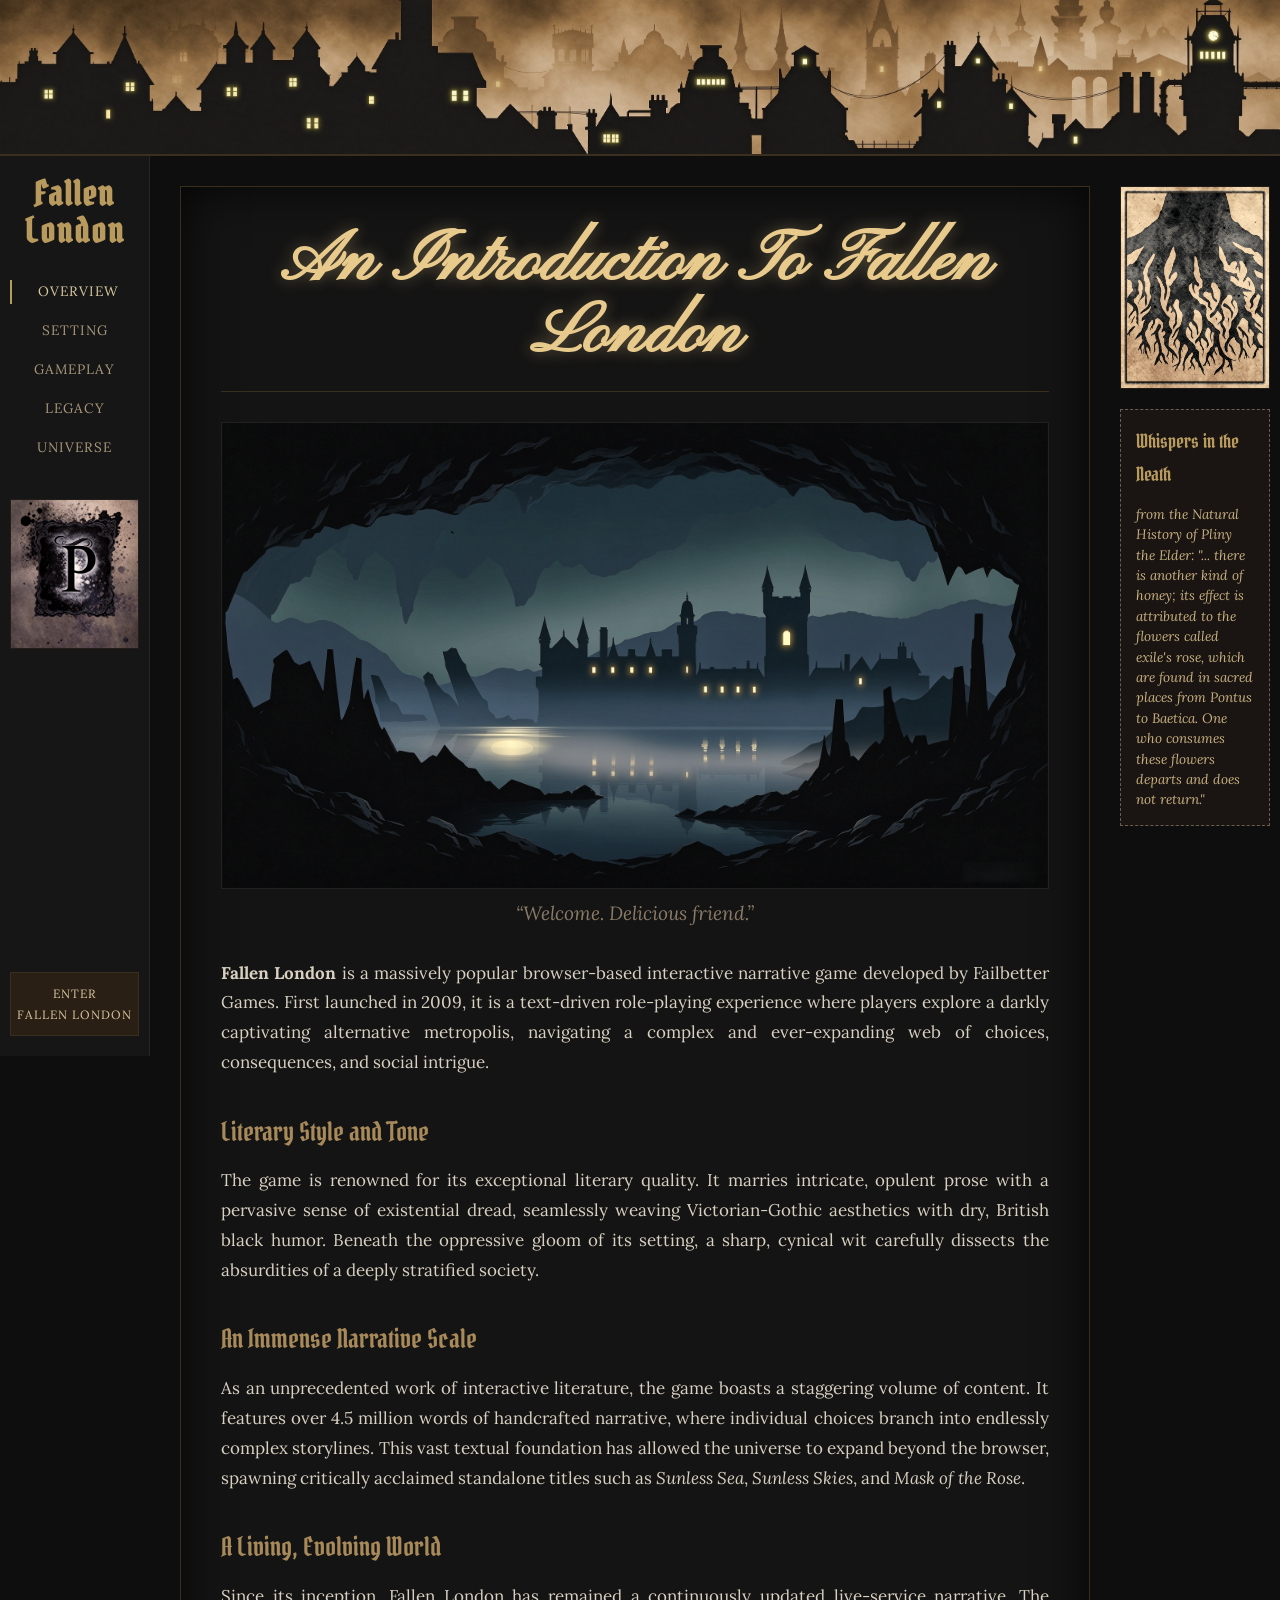
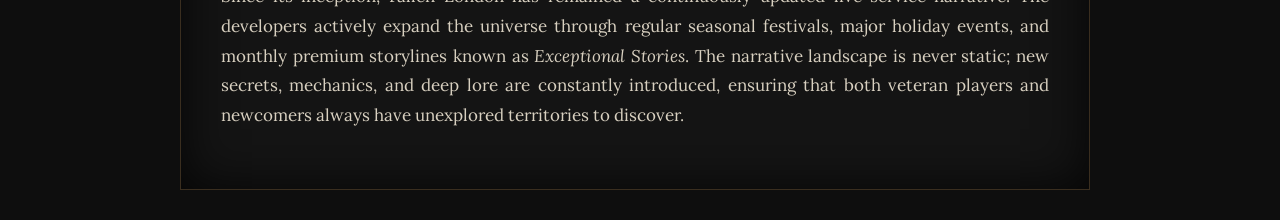
<file: index.html>
<!DOCTYPE html>
<html lang="en">
<head>
    <meta charset="UTF-8">
    <meta name="viewport" content="width=device-width, initial-scale=1.0">
    <title>Fallen London · A Victorian-Gothic Underworld</title>
    <link rel="preconnect" href="https://fonts.googleapis.com">
    <link rel="preconnect" href="https://fonts.gstatic.com" crossorigin>
    <link href="https://fonts.googleapis.com/css2?family=Lora:ital,wght@0,400;0,600;1,400&family=Pirata+One&family=Pinyon+Script&family=Cinzel+Decorative:wght@700&display=swap" rel="stylesheet">
    <link rel="stylesheet" href="style.css">
</head>
<body>

    <div class="top-banner">
        <img src="image/banner.jpg" alt="Fallen London Banner">
    </div>

    <div class="app-container">
        
        <aside class="left-sidebar">
            <h1 class="site-title">Fallen<br>London</h1>
            
            <nav class="main-nav">
                <a href="index.html" class="active">Overview</a>
                <a href="web/setting.html">Setting</a>
                <a href="web/gameplay.html">Gameplay</a>
                <a href="web/legacy.html">Legacy</a>
                <a href="web/locations.html">Universe</a>
            </nav>

            <div id="random-img-left-box"></div>

            <a class="external-link" href="https://www.fallenlondon.com/" target="_blank" rel="noopener">Enter<br>Fallen London</a>
        </aside>

        <main class="main-article">
            <h2 class="fancy-title">An Introduction To Fallen London</h2>
            
            <figure class="hero-figure">
                <img src="image/fallen-london-cover.jpg">
                <figcaption>“Welcome. Delicious friend.”</figcaption>
            </figure>

            <div id="intro-content">Loading text...</div>
        </main>

        <aside class="right-sidebar">
            <div id="random-img-right-box"></div>

            <div class="random-snippet-box">
                <h3>Whispers in the Neath</h3>
                <p id="snippet-text">Loading rumours...</p>
            </div>
        </aside>

    </div>

    <script src="script.js"></script>
</body>
</html>
</file>
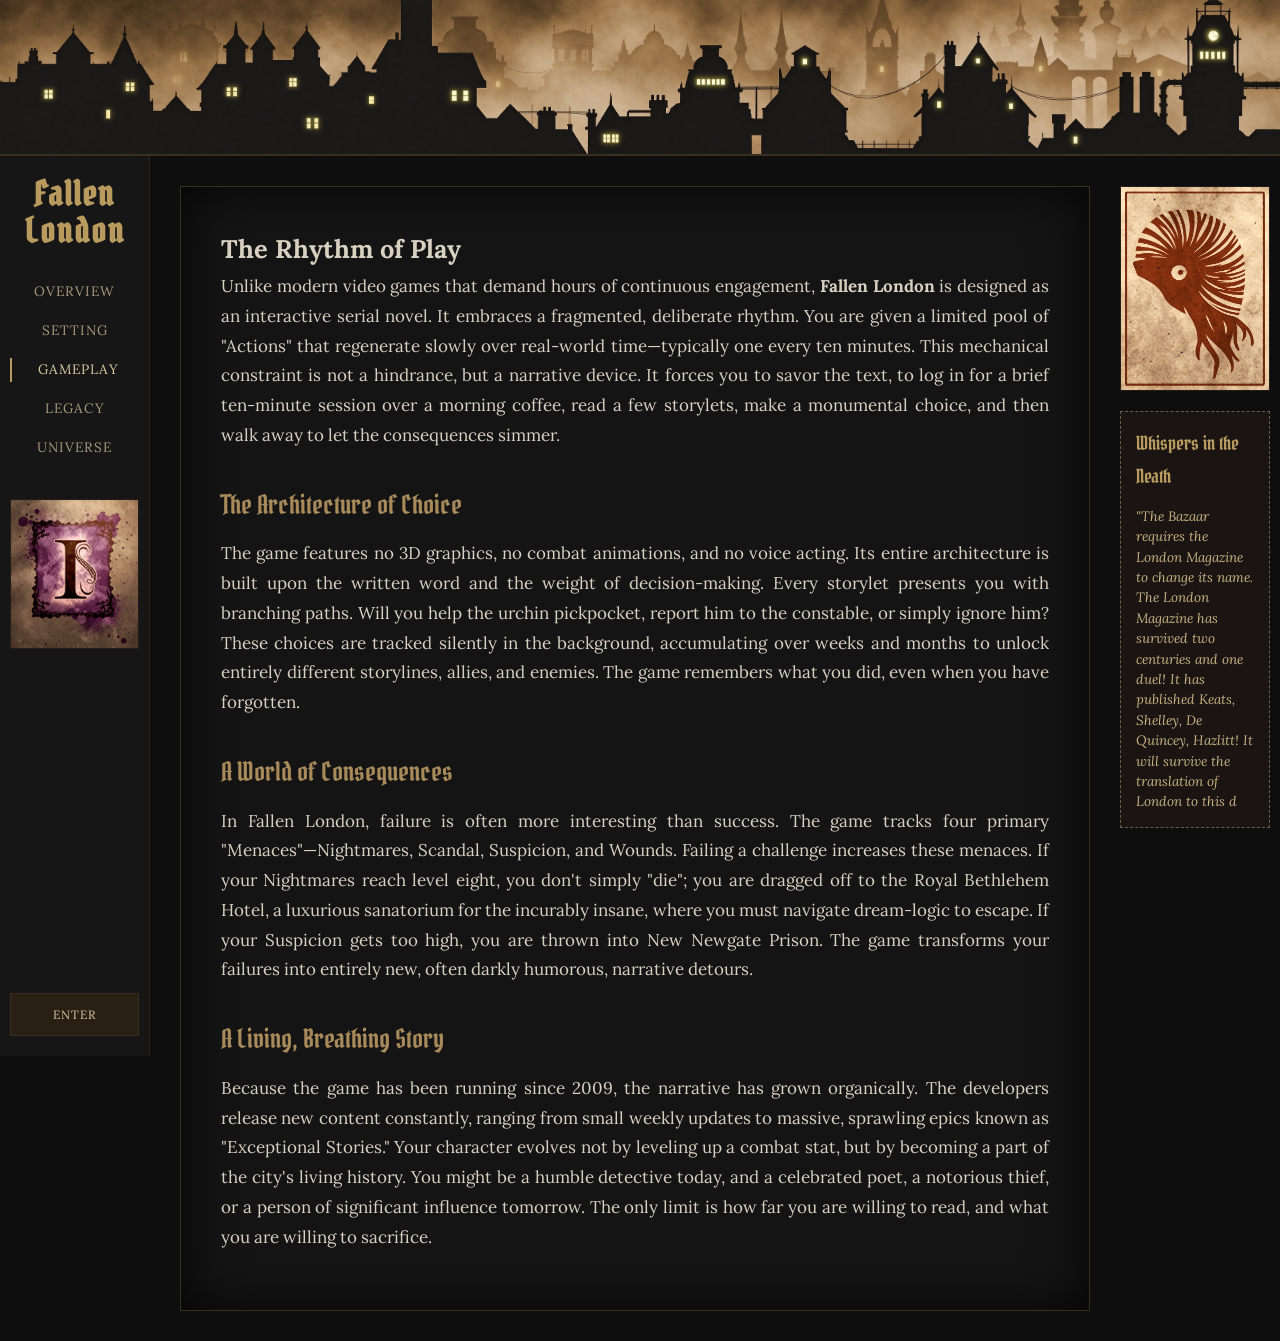
<file: web/gameplay.html>
<!DOCTYPE html>
<html lang="en">
<head>
    <meta charset="UTF-8">
    <meta name="viewport" content="width=device-width, initial-scale=1.0">
    <title>Gameplay · Fallen London</title>
    <link rel="preconnect" href="https://fonts.googleapis.com">
    <link rel="preconnect" href="https://fonts.gstatic.com" crossorigin>
    <link href="https://fonts.googleapis.com/css2?family=Lora:ital,wght@0,400;0,600;1,400&family=Pirata+One&family=Pinyon+Script&family=Cinzel+Decorative:wght@700&display=swap" rel="stylesheet">
    <link rel="stylesheet" href="../style.css">
</head>
<body id="page-gameplay">

    <div class="top-banner">
        <img src="../image/banner.jpg" alt="Fallen London Banner">
    </div>

    <div class="app-container">
        
        <aside class="left-sidebar">
            <h1 class="site-title">Fallen<br>London</h1>
            
            <nav class="main-nav">
                <a href="../index.html">Overview</a>
                <a href="setting.html">Setting</a>
                <a href="gameplay.html" class="active">Gameplay</a>
                <a href="legacy.html">Legacy</a>
                <a href="universe.html">Universe</a>
            </nav>

            <div id="random-img-left-box"></div>

            <a class="external-link" href="https://www.fallenlondon.com/" target="_blank" rel="noopener">Enter</a>
        </aside>

        <main class="main-article">
            <div id="intro-content">Loading text...</div>
        </main>

        <aside class="right-sidebar">
            <div id="random-img-right-box"></div>

            <div class="random-snippet-box">
                <h3>Whispers in the Neath</h3>
                <p id="snippet-text">Loading rumours...</p>
            </div>
        </aside>

    </div>

    <script src="script.js"></script>
</body>
</html>
</file>
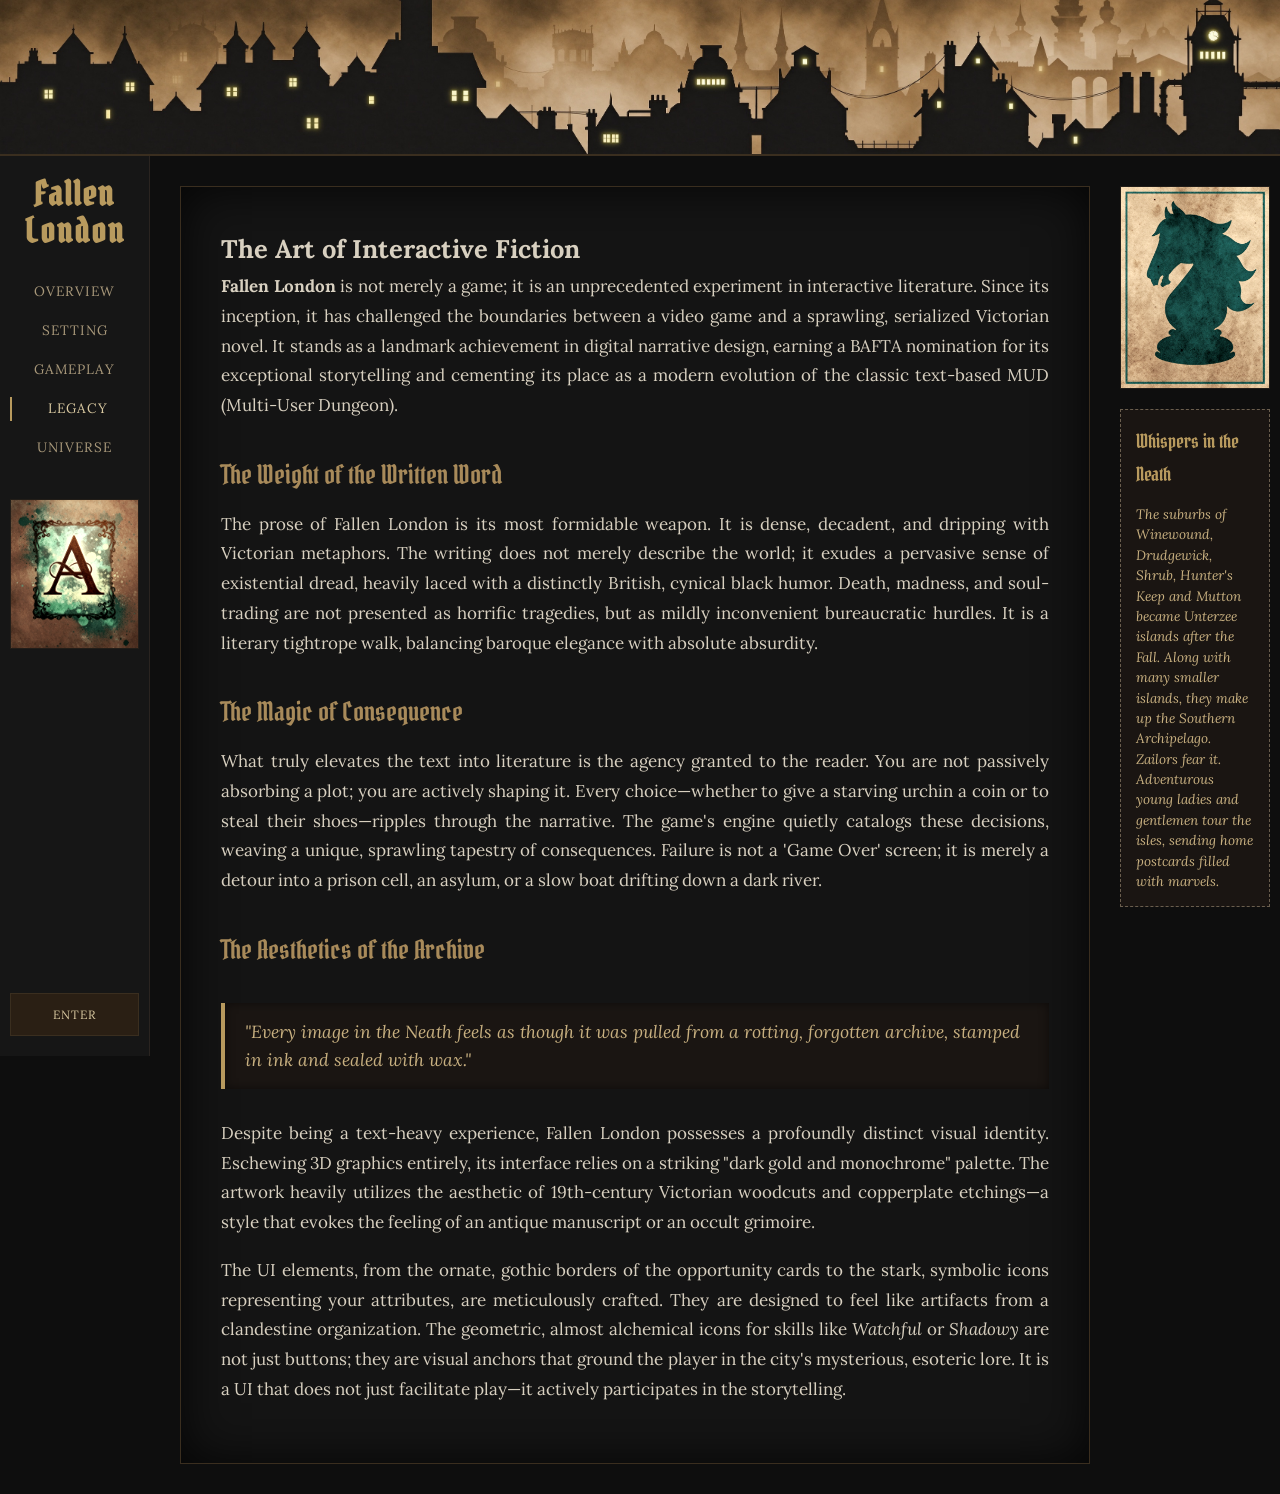
<file: web/legacy.html>
<!DOCTYPE html>
<html lang="en">
<head>
    <meta charset="UTF-8">
    <meta name="viewport" content="width=device-width, initial-scale=1.0">
    <title>Literature & Legacy · Fallen London</title>
    <link rel="preconnect" href="https://fonts.googleapis.com">
    <link rel="preconnect" href="https://fonts.gstatic.com" crossorigin>
    <link href="https://fonts.googleapis.com/css2?family=Lora:ital,wght@0,400;0,600;1,400&family=Pirata+One&family=Pinyon+Script&family=Cinzel+Decorative:wght@700&display=swap" rel="stylesheet">
    <link rel="stylesheet" href="../style.css">
</head>
<body id="page-legacy">

    <div class="top-banner">
        <img src="../image/banner.jpg" alt="Fallen London Banner">
    </div>

    <div class="app-container">
        
        <aside class="left-sidebar">
            <h1 class="site-title">Fallen<br>London</h1>
            
            <nav class="main-nav">
                <a href="../index.html">Overview</a>
                <a href="setting.html">Setting</a>
                <a href="gameplay.html">Gameplay</a>
                <a href="legacy.html" class="active">Legacy</a>
                <a href="universe.html">Universe</a>
            </nav>

            <div id="random-img-left-box"></div>

            <a class="external-link" href="https://www.fallenlondon.com/" target="_blank" rel="noopener">Enter</a>
        </aside>

        <main class="main-article">
            <div id="intro-content">Loading text...</div>
        </main>

        <aside class="right-sidebar">
            <div id="random-img-right-box"></div>

            <div class="random-snippet-box">
                <h3>Whispers in the Neath</h3>
                <p id="snippet-text">Loading rumours...</p>
            </div>
        </aside>

    </div>

    <script src="script.js"></script>
</body>
</html>
</file>
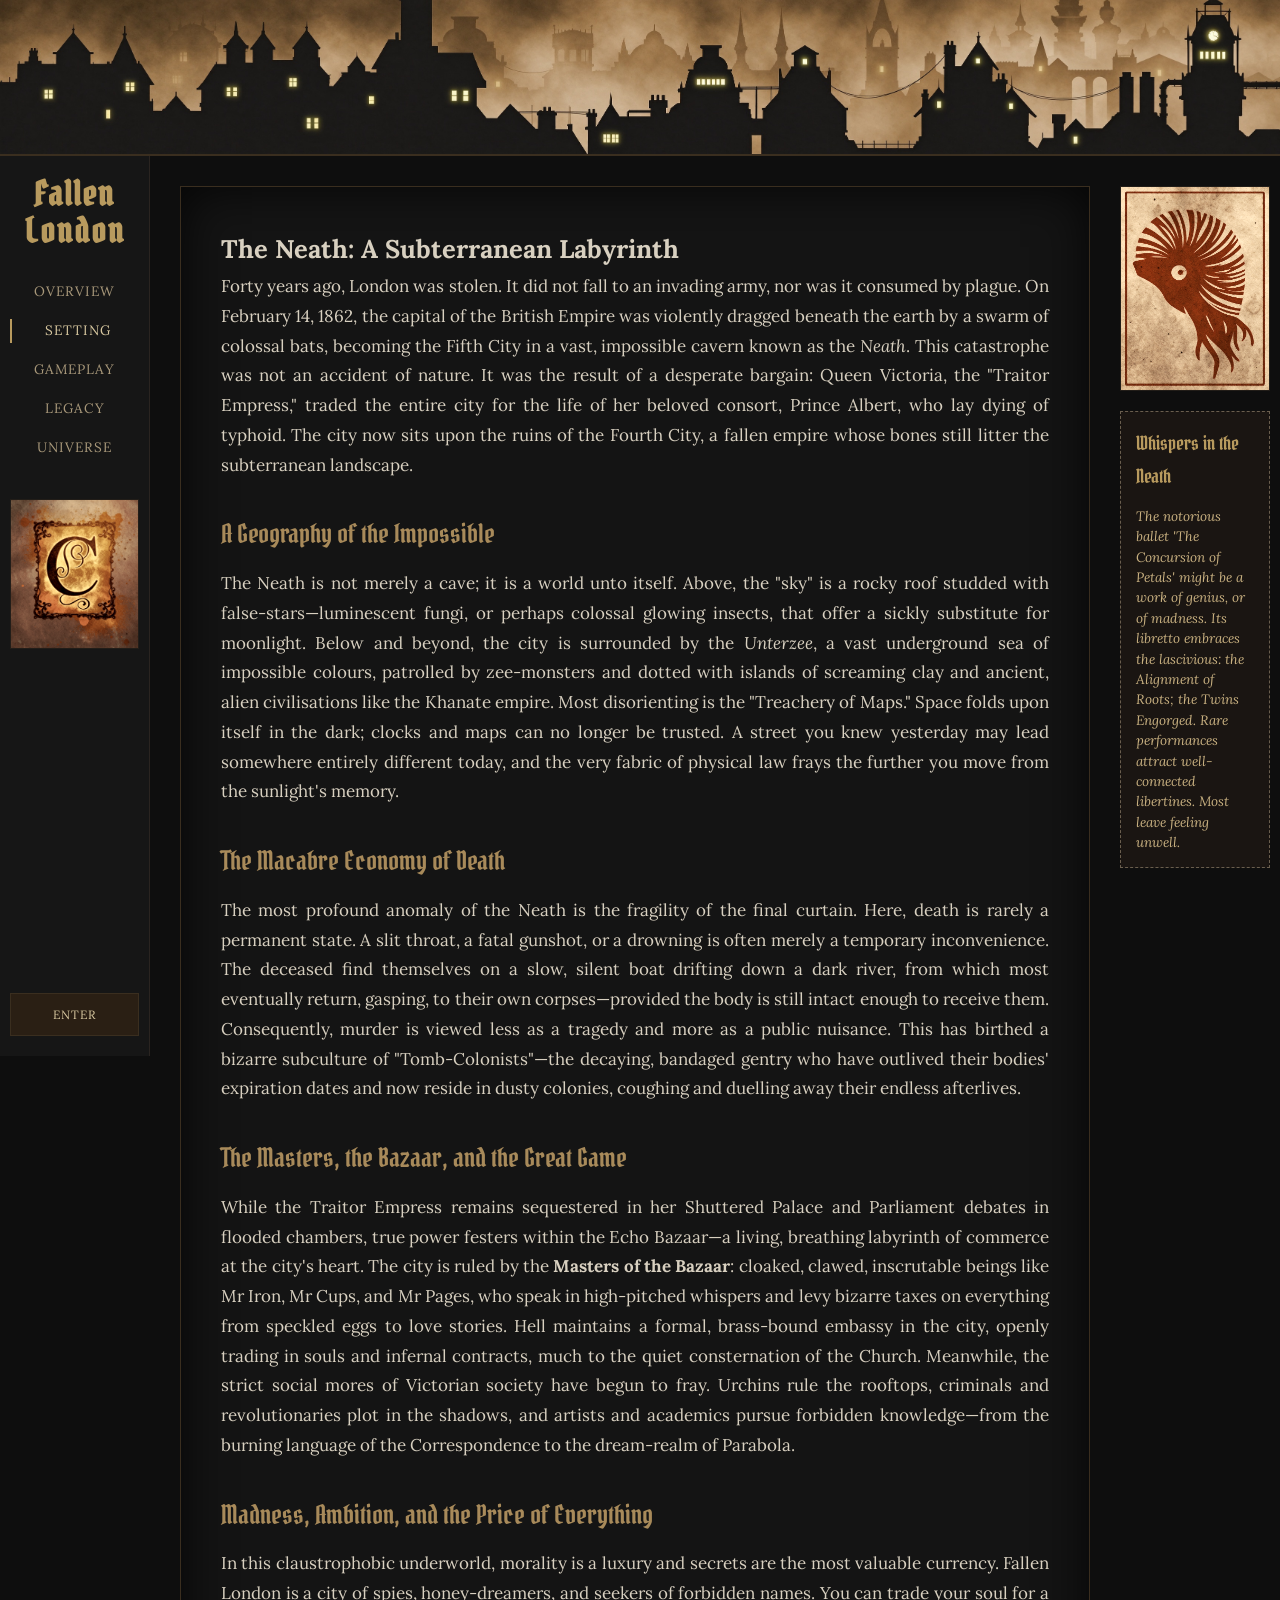
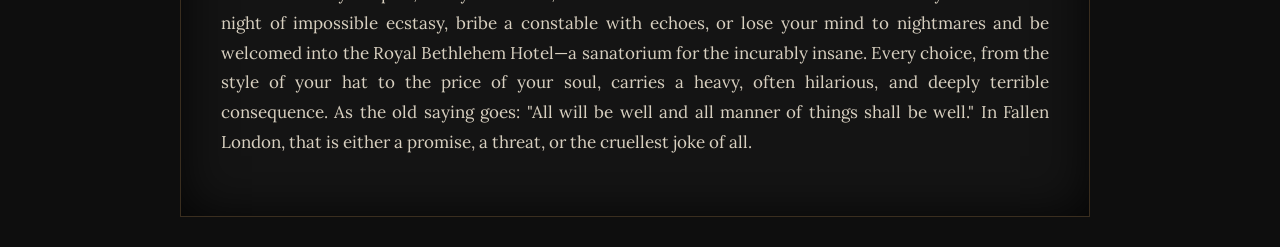
<file: web/setting.html>
<!DOCTYPE html>
<html lang="en">
<head>
    <meta charset="UTF-8">
    <meta name="viewport" content="width=device-width, initial-scale=1.0">
    <title>The Neath · Fallen London</title>
    <link rel="preconnect" href="https://fonts.googleapis.com">
    <link rel="preconnect" href="https://fonts.gstatic.com" crossorigin>
    <link href="https://fonts.googleapis.com/css2?family=Lora:ital,wght@0,400;0,600;1,400&family=Pirata+One&family=Pinyon+Script&family=Cinzel+Decorative:wght@700&display=swap" rel="stylesheet">
    <link rel="stylesheet" href="../style.css">
</head>
<body id="page-setting">

    <div class="top-banner">
        <img src="../image/banner.jpg" alt="Fallen London Banner">
    </div>

    <div class="app-container">
        
        <aside class="left-sidebar">
            <h1 class="site-title">Fallen<br>London</h1>
            
            <nav class="main-nav">
                <a href="../index.html">Overview</a>
                <a href="setting.html" class="active">Setting</a>
                <a href="gameplay.html">Gameplay</a>
                <a href="legacy.html">Legacy</a>
                <a href="universe.html">Universe</a>
            </nav>

            <div id="random-img-left-box"></div>

            <a class="external-link" href="https://www.fallenlondon.com/" target="_blank" rel="noopener">Enter</a>
        </aside>

        <main class="main-article">
            <div id="intro-content">Loading text...</div>
        </main>

        <aside class="right-sidebar">
            <div id="random-img-right-box"></div>

            <div class="random-snippet-box">
                <h3>Whispers in the Neath</h3>
                <p id="snippet-text">Loading rumours...</p>
            </div>
        </aside>

    </div>

    <script src="script.js"></script>
</body>
</html>
</file>
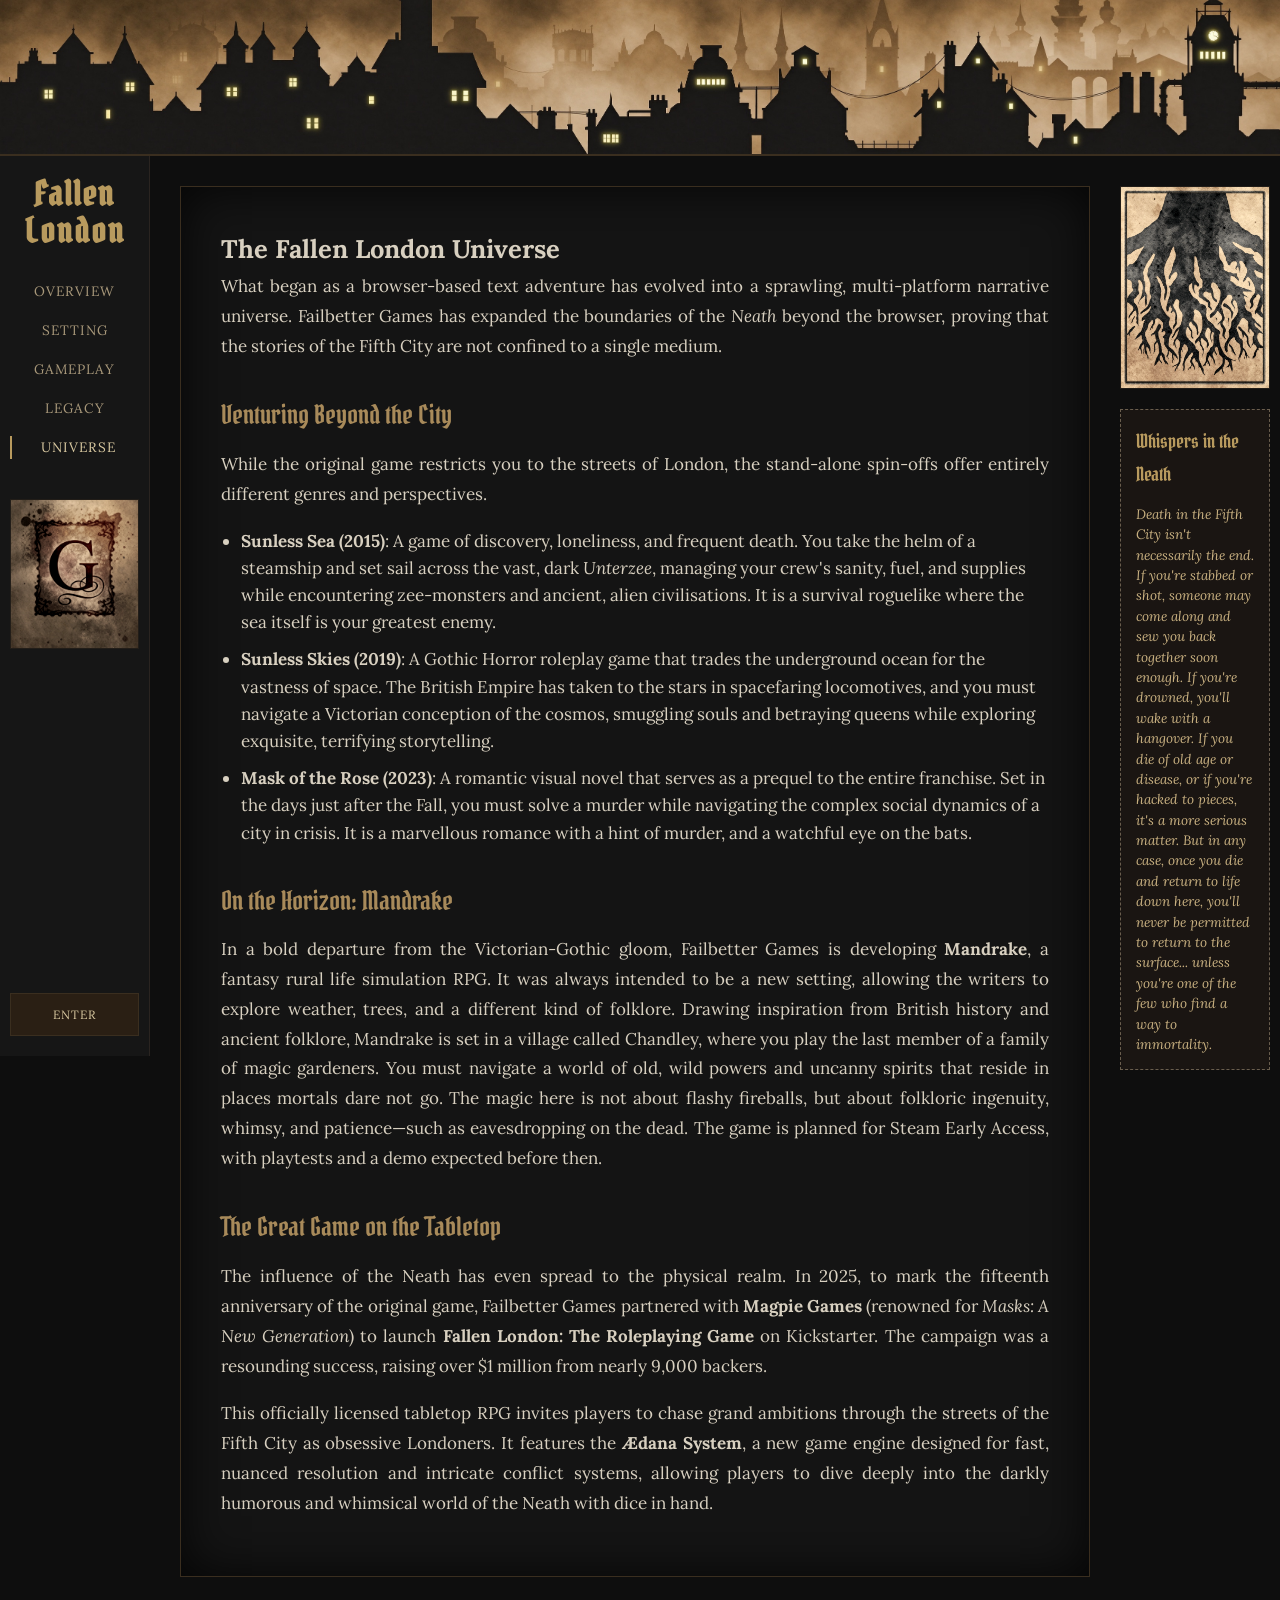
<file: web/universe.html>
<!DOCTYPE html>
<html lang="en">
<head>
    <meta charset="UTF-8">
    <meta name="viewport" content="width=device-width, initial-scale=1.0">
    <title>The Universe · Fallen London</title>
    <link rel="preconnect" href="https://fonts.googleapis.com">
    <link rel="preconnect" href="https://fonts.gstatic.com" crossorigin>
    <link href="https://fonts.googleapis.com/css2?family=Lora:ital,wght@0,400;0,600;1,400&family=Pirata+One&family=Pinyon+Script&family=Cinzel+Decorative:wght@700&display=swap" rel="stylesheet">
    <link rel="stylesheet" href="../style.css">
</head>
<body id="page-universe">

    <div class="top-banner">
        <img src="../image/banner.jpg" alt="Fallen London Banner">
    </div>

    <div class="app-container">
        
        <aside class="left-sidebar">
            <h1 class="site-title">Fallen<br>London</h1>
            
            <nav class="main-nav">
                <a href="../index.html">Overview</a>
                <a href="setting.html">Setting</a>
                <a href="gameplay.html">Gameplay</a>
                <a href="legacy.html">Legacy</a>
                <a href="universe.html" class="active">Universe</a>
            </nav>

            <div id="random-img-left-box"></div>

            <a class="external-link" href="https://www.fallenlondon.com/" target="_blank" rel="noopener">Enter</a>
        </aside>

        <main class="main-article">
            <div id="intro-content">Loading text...</div>
        </main>

        <aside class="right-sidebar">
            <div id="random-img-right-box"></div>

            <div class="random-snippet-box">
                <h3>Whispers in the Neath</h3>
                <p id="snippet-text">Loading rumours...</p>
            </div>
        </aside>

    </div>

    <script src="script.js"></script>
</body>
</html>
</file>
<file: style.css>
* {
    margin: 0;
    padding: 0;
    box-sizing: border-box;
}

body {
    background-color: #0e0e0e;
    color: #d8d0c0;
    font-family: "Lora", Georgia, "Times New Roman", serif;
    line-height: 1.75;
    font-size: 17px;
}

.top-banner {
    width: 100%;
    border-bottom: 2px solid #3a2e1f;
}

.top-banner img {
    width: 100%;
    height: auto;
    display: block;
}

.app-container {
    display: flex;
    max-width: 1400px;
    margin: 0 auto;
    min-height: 80vh;
    align-items: flex-start;
}

.left-sidebar {
    width: 150px;
    background-color: #161616;
    padding: 20px 10px; 
    border-right: 1px solid #2a2420;
    position: sticky;
    top: 0;
    height: 100vh;
    display: flex;
    flex-direction: column;
}

.site-title {
    font-family: "Pirata One", "Lora", serif;
    font-size: 2.1rem;
    color: #b89a5e;
    letter-spacing: 2px;
    margin-bottom: 30px;
    text-align: center;
    line-height: 1.1;
}

.main-nav {
    display: flex;
    flex-direction: column;
    gap: 15px;
    margin-bottom: 40px;
}

.main-nav a {
    color: #a8987a;
    text-decoration: none;
    font-size: 0.85rem;
    text-transform: uppercase;
    letter-spacing: 1px;
    transition: color 0.2s, padding-left 0.2s;
    text-align: center;
}

.main-nav a:hover,
.main-nav a.active {
    color: #d8c8a0;
    padding-left: 5px;
    border-left: 2px solid #b89a5e;
}

#random-img-left-box img {
    width: 100%;
    height: auto;
    max-height: 150px; 
    object-fit: cover;
    display: block;
    border: 1px solid #2a2420;
    filter: grayscale(20%) sepia(20%) contrast(1.1);
}

.external-link {
    display: block;
    text-align: center;
    padding: 10px 5px;
    background-color: #2a1f14;
    color: #d8c8a0;
    text-decoration: none;
    text-transform: uppercase;
    letter-spacing: 1px;
    font-size: 0.75rem;
    border: 1px solid #3a2e1f;
    transition: background 0.2s, color 0.2s;
    margin-top: auto;
}

.external-link:hover {
    background-color: #3a2e1f;
    color: #f0e0c0;
}

.main-article {
    flex: 1;
    background-color: #141414;
    padding: 40px;
    margin: 30px;
    border: 1px solid #3a2e1f;
    box-shadow: inset 0 0 50px rgba(0, 0, 0, 0.8);
}

.fancy-title {
    font-family: "Pinyon Script", "Cinzel Decorative", cursive, serif;
    font-size: 4.5rem;
    color: #e8ca8d;
    text-align: center;
    margin-bottom: 30px;
    line-height: 1;
    padding-bottom: 20px;
    border-bottom: 1px solid #3a2e1f;
    text-shadow: 0 0 15px rgba(216, 184, 126, 0.4);
}

.main-article h3 {
    font-family: "Pirata One", "Lora", serif;
    font-size: 1.6rem;
    color: #a88a5a;
    margin: 32px 0 12px;
    font-weight: 400;
}

.main-article p {
    margin-bottom: 18px;
    text-align: justify;
}

.hero-figure {
    margin-bottom: 28px;
}

.hero-figure img {
    width: 100%;
    height: auto;
    display: block;
    border: 1px solid #2a2420;
    filter: grayscale(30%) contrast(1.05);
}

.hero-figure figcaption {
    font-size: 1.2rem;
    font-style: italic;
    color: #8a7a66;
    margin-top: 8px;
    text-align: center;
}

.right-sidebar {
    width: 160px;
    padding: 30px 10px 30px 0;
    position: sticky;
    top: 0;
}

#random-img-right-box {
    margin-bottom: 20px;
}

#random-img-right-box img {
    width: 100%;
    height: auto;
    display: block;
    border: 1px solid #2a2420;
    filter: grayscale(20%) sepia(20%) contrast(1.1);
}

.random-snippet-box {
    background-color: #1a1512;
    border: 1px dashed #6a5e4e;
    padding: 15px;
}

.random-snippet-box h3 {
    font-family: "Pirata One", "Lora", serif;
    font-size: 1.2rem;
    color: #b89a5e;
    margin-bottom: 12px;
    font-weight: 400;
}

.random-snippet-box p {
    font-style: italic;
    color: #c8b080;
    font-size: 0.85rem;
    line-height: 1.5;
}

blockquote {
    margin: 30px 0;
    padding: 15px 20px;
    background-color: #1a1512;
    border-left: 4px solid #b89a5e;
    font-style: italic;
    color: #c8b080;
    font-size: 1.1rem;
    line-height: 1.6;
    box-shadow: inset 0 0 10px rgba(0, 0, 0, 0.5);
}

.main-article ul {
    margin-bottom: 20px;
    padding-left: 20px;
}

.main-article li {
    margin-bottom: 10px;
    color: #d8d0c0;
    line-height: 1.6;
}
</file>
